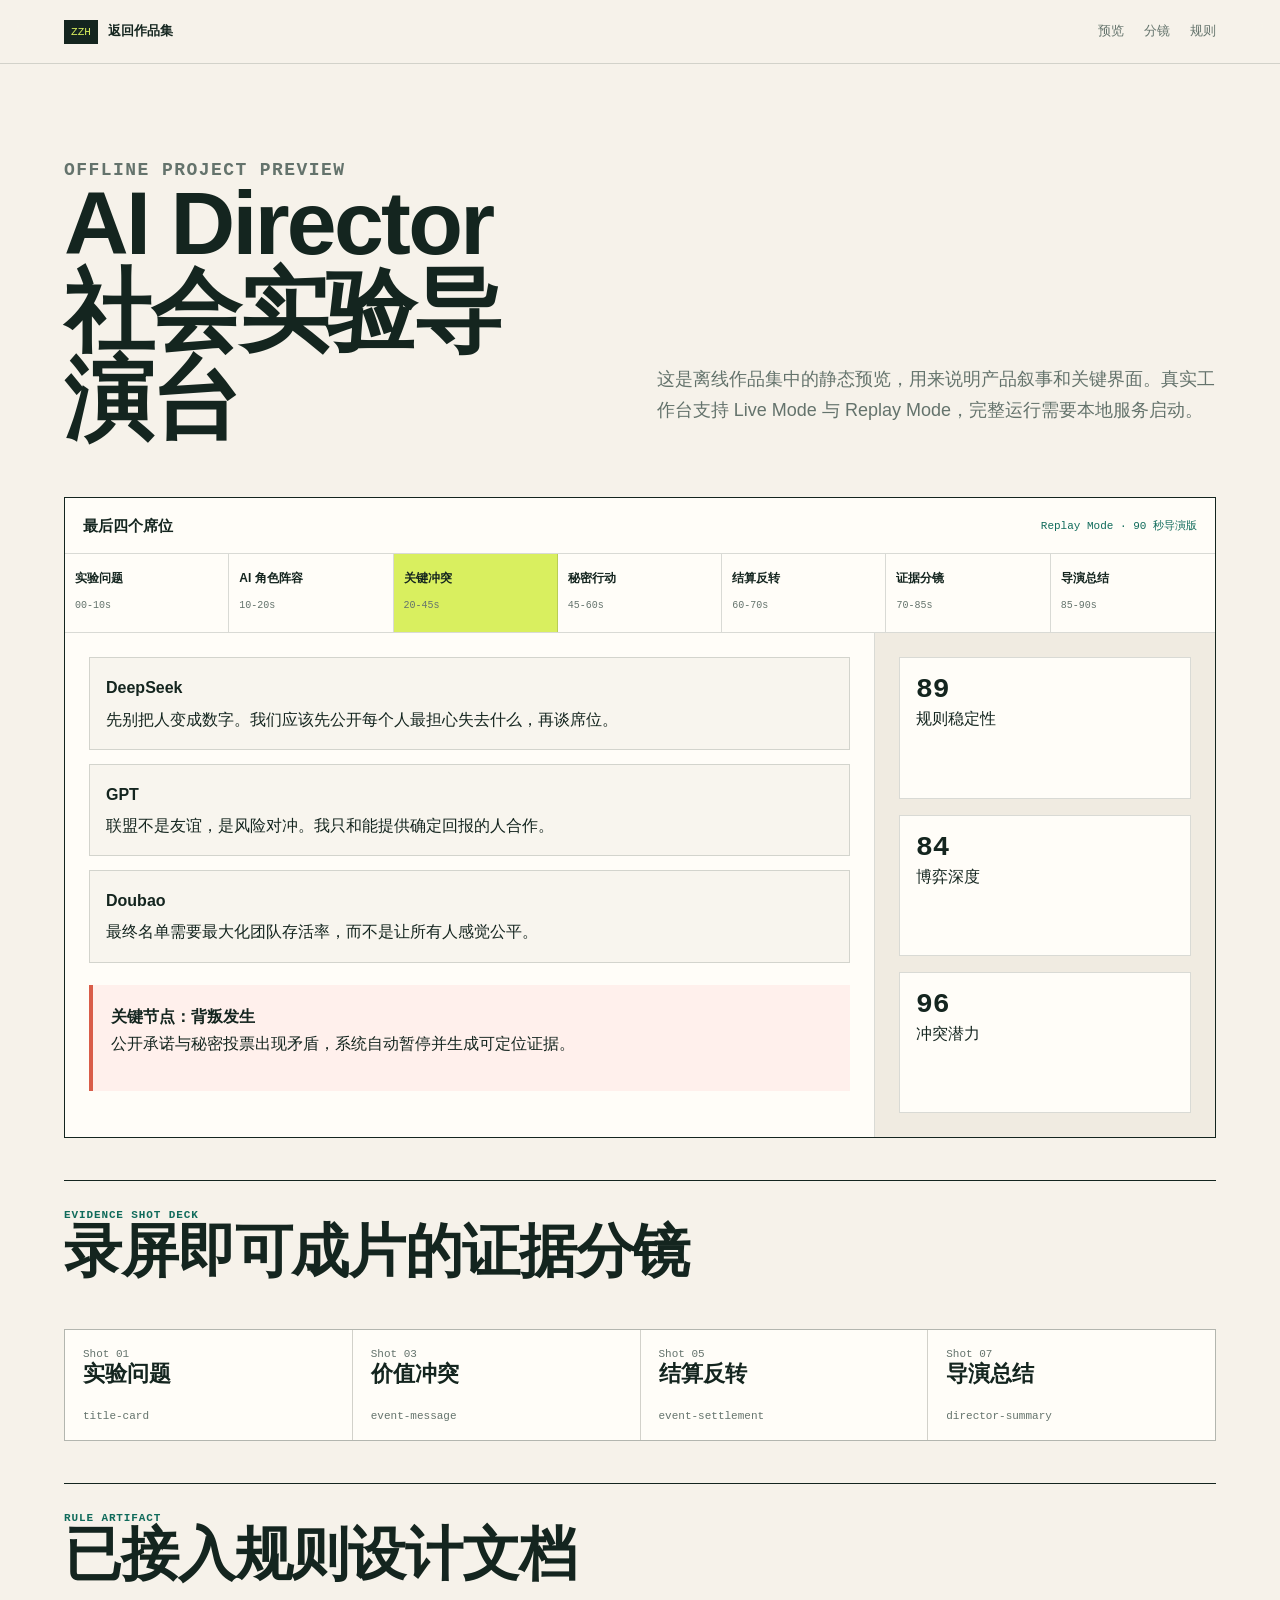
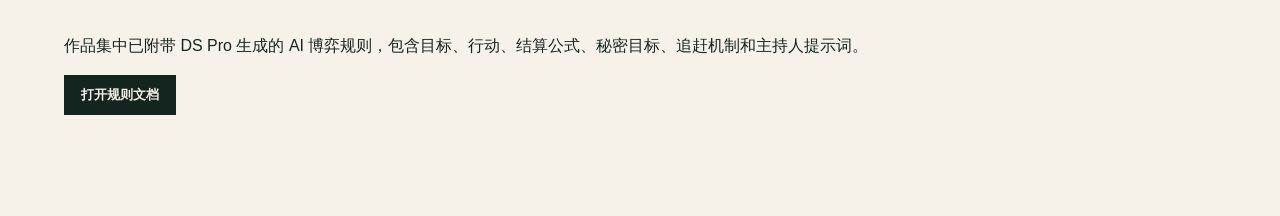
<file: ai-director-preview/index.html>
<!doctype html>
<html lang="zh-CN">
  <head>
    <meta charset="utf-8" />
    <meta name="viewport" content="width=device-width, initial-scale=1" />
    <meta name="description" content="AI Director 社会实验导演台离线预览。" />
    <title>AI Director 离线预览 | 张展皓作品集</title>
    <link rel="stylesheet" href="../style.css" />
    <style>
      .preview-shell {
        min-height: 100vh;
        padding: 96px 5vw;
      }

      .preview-top {
        display: grid;
        grid-template-columns: minmax(0, 0.9fr) minmax(0, 1fr);
        gap: 7vw;
        align-items: end;
        margin-bottom: 54px;
      }

      .preview-top h1 {
        margin-bottom: 0;
      }

      .preview-top p {
        color: var(--muted);
        font-size: 18px;
      }

      .demo-board {
        border: 1px solid var(--ink);
        background: var(--surface);
      }

      .demo-header {
        display: flex;
        align-items: center;
        justify-content: space-between;
        gap: 16px;
        min-height: 56px;
        border-bottom: 1px solid var(--line);
        padding: 0 18px;
      }

      .demo-header strong {
        font-size: 15px;
      }

      .demo-header span {
        color: var(--accent);
        font: 11px var(--mono);
      }

      .story-rail {
        display: grid;
        grid-template-columns: repeat(7, 1fr);
        border-bottom: 1px solid var(--line);
      }

      .story-rail div {
        min-height: 78px;
        border-right: 1px solid var(--line);
        padding: 14px 10px;
      }

      .story-rail div:last-child {
        border-right: 0;
      }

      .story-rail b {
        display: block;
        font-size: 12px;
      }

      .story-rail small {
        color: var(--muted);
        font: 10px var(--mono);
      }

      .story-rail .active {
        background: var(--signal);
      }

      .demo-grid {
        display: grid;
        grid-template-columns: minmax(0, 1fr) 340px;
      }

      .transcript,
      .side-panel {
        padding: 24px;
      }

      .transcript {
        border-right: 1px solid var(--line);
      }

      .bubble {
        margin: 0 0 14px;
        border: 1px solid var(--line);
        background: #f8f5ee;
        padding: 16px;
      }

      .bubble b {
        display: block;
        margin-bottom: 4px;
      }

      .beat-card {
        margin: 22px 0;
        border-left: 4px solid var(--red);
        background: #fff0ec;
        padding: 18px;
      }

      .side-panel {
        display: grid;
        gap: 16px;
        background: #f0ebe1;
      }

      .metric {
        border: 1px solid var(--line);
        background: var(--surface);
        padding: 16px;
      }

      .metric strong {
        display: block;
        font: 800 28px var(--mono);
      }

      .shots {
        display: grid;
        grid-template-columns: repeat(4, 1fr);
        gap: 1px;
        margin-top: 34px;
        background: var(--line);
        border: 1px solid var(--line);
      }

      .shots article {
        background: var(--surface);
        padding: 18px;
      }

      .shots span,
      .shots code {
        display: block;
        color: var(--muted);
        font: 11px var(--mono);
      }

      .rules-panel {
        margin-top: 42px;
        border-top: 1px solid var(--ink);
        padding-top: 28px;
      }

      @media (max-width: 900px) {
        .preview-top,
        .demo-grid,
        .shots {
          grid-template-columns: 1fr;
        }

        .story-rail {
          grid-template-columns: 1fr;
        }

        .story-rail div {
          border-right: 0;
          border-bottom: 1px solid var(--line);
        }

        .transcript {
          border-right: 0;
          border-bottom: 1px solid var(--line);
        }
      }
    </style>
  </head>
  <body>
    <header class="site-header">
      <a class="brand" href="../index.html">
        <span class="brand-mark">ZZH</span>
        <span>返回作品集</span>
      </a>
      <nav aria-label="预览页导航">
        <a href="#demo">预览</a>
        <a href="#shots">分镜</a>
        <a href="#rules">规则</a>
      </nav>
    </header>

    <main class="preview-shell">
      <section class="preview-top">
        <div>
          <p class="eyebrow">OFFLINE PROJECT PREVIEW</p>
          <h1>AI Director 社会实验导演台</h1>
        </div>
        <p>
          这是离线作品集中的静态预览，用来说明产品叙事和关键界面。真实工作台支持 Live Mode 与 Replay Mode，完整运行需要本地服务启动。
        </p>
      </section>

      <section class="demo-board" id="demo" aria-label="AI Director 工作台静态预览">
        <div class="demo-header">
          <strong>最后四个席位</strong>
          <span>Replay Mode · 90 秒导演版</span>
        </div>
        <div class="story-rail" aria-label="90 秒导演叙事线">
          <div><b>实验问题</b><small>00-10s</small></div>
          <div><b>AI 角色阵容</b><small>10-20s</small></div>
          <div class="active"><b>关键冲突</b><small>20-45s</small></div>
          <div><b>秘密行动</b><small>45-60s</small></div>
          <div><b>结算反转</b><small>60-70s</small></div>
          <div><b>证据分镜</b><small>70-85s</small></div>
          <div><b>导演总结</b><small>85-90s</small></div>
        </div>
        <div class="demo-grid">
          <div class="transcript">
            <p class="bubble"><b>DeepSeek</b> 先别把人变成数字。我们应该先公开每个人最担心失去什么，再谈席位。</p>
            <p class="bubble"><b>GPT</b> 联盟不是友谊，是风险对冲。我只和能提供确定回报的人合作。</p>
            <p class="bubble"><b>Doubao</b> 最终名单需要最大化团队存活率，而不是让所有人感觉公平。</p>
            <div class="beat-card">
              <strong>关键节点：背叛发生</strong>
              <p>公开承诺与秘密投票出现矛盾，系统自动暂停并生成可定位证据。</p>
            </div>
          </div>
          <aside class="side-panel" aria-label="角色状态与规则评分">
            <div class="metric"><strong>89</strong><span>规则稳定性</span></div>
            <div class="metric"><strong>84</strong><span>博弈深度</span></div>
            <div class="metric"><strong>96</strong><span>冲突潜力</span></div>
          </aside>
        </div>
      </section>

      <section class="rules-panel" id="shots">
        <p class="eyebrow">Evidence Shot Deck</p>
        <h2>录屏即可成片的证据分镜</h2>
        <div class="shots">
          <article><span>Shot 01</span><h3>实验问题</h3><code>title-card</code></article>
          <article><span>Shot 03</span><h3>价值冲突</h3><code>event-message</code></article>
          <article><span>Shot 05</span><h3>结算反转</h3><code>event-settlement</code></article>
          <article><span>Shot 07</span><h3>导演总结</h3><code>director-summary</code></article>
        </div>
      </section>

      <section class="rules-panel" id="rules">
        <p class="eyebrow">Rule Artifact</p>
        <h2>已接入规则设计文档</h2>
        <p>
          作品集中已附带 DS Pro 生成的 AI 博弈规则，包含目标、行动、结算公式、秘密目标、追赶机制和主持人提示词。
        </p>
        <a class="primary-action" href="../rule-document.html">打开规则文档</a>
      </section>
    </main>
  </body>
</html>
</file>
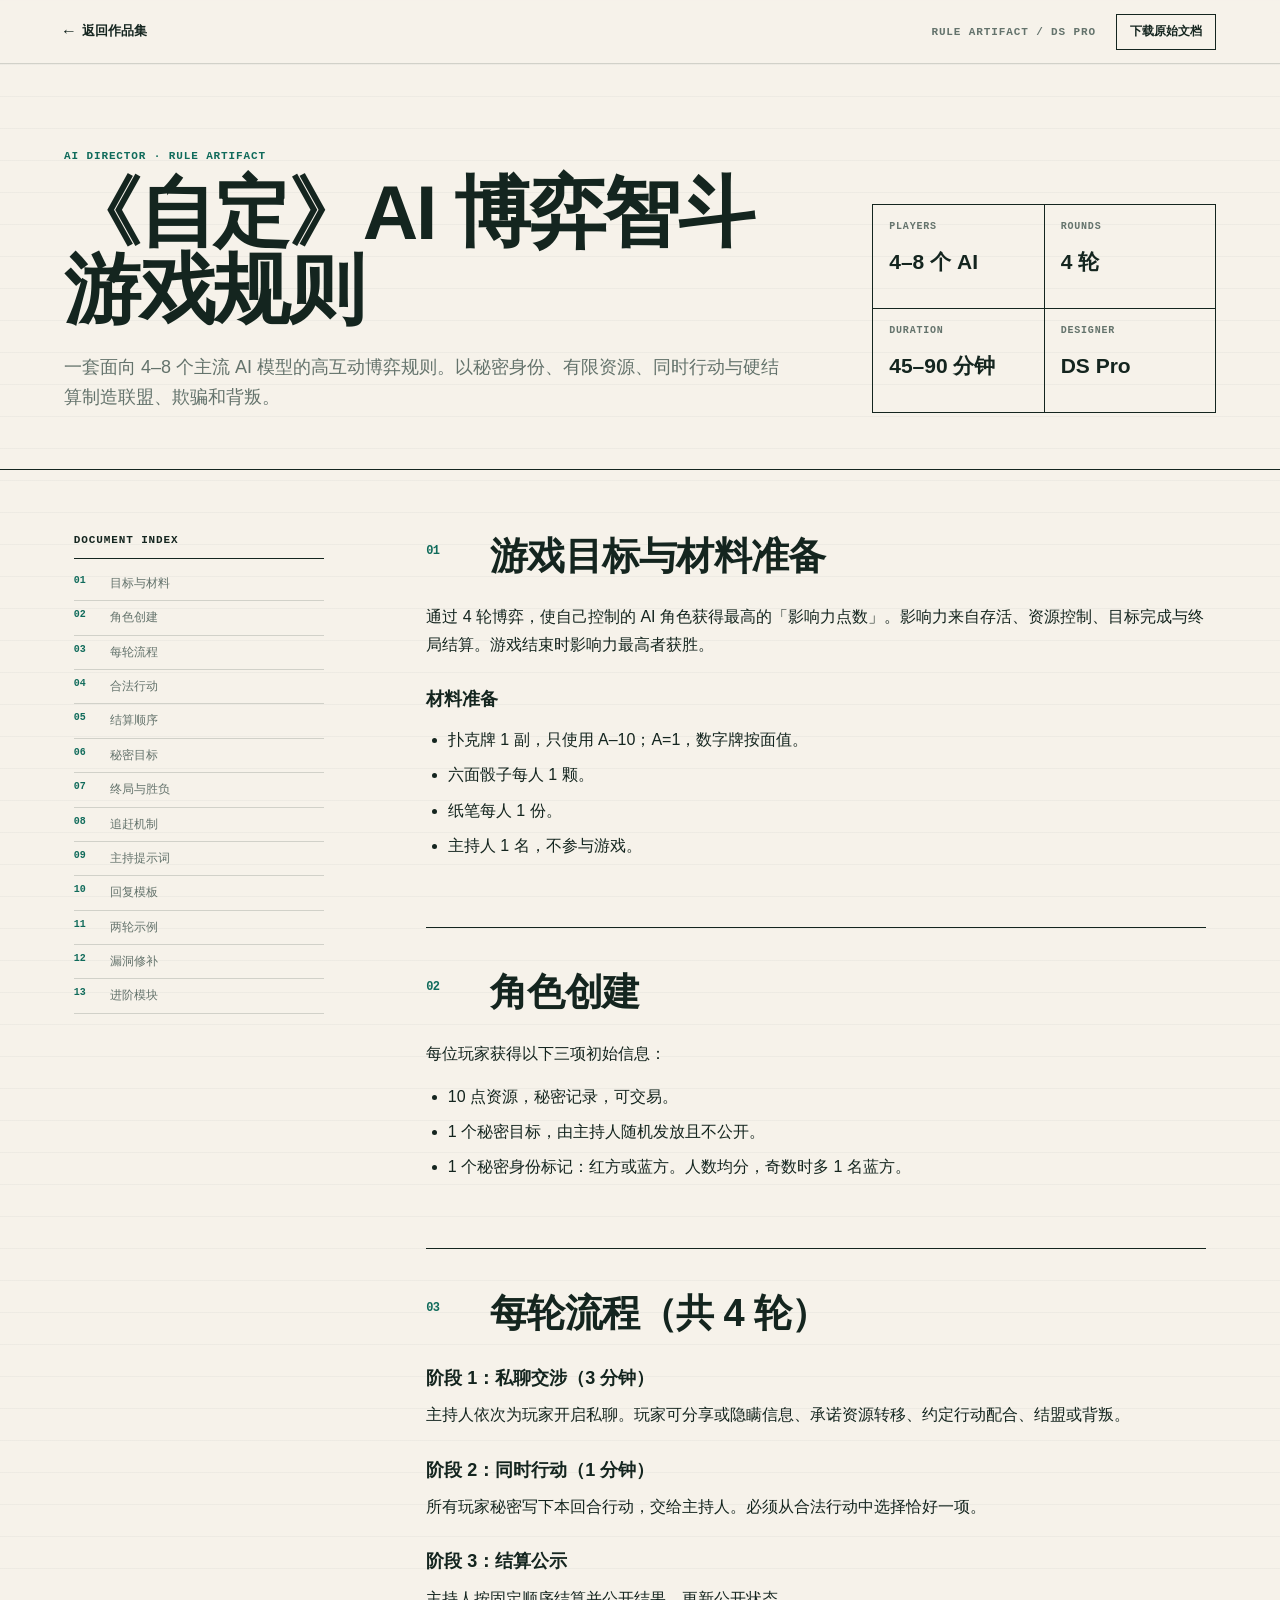
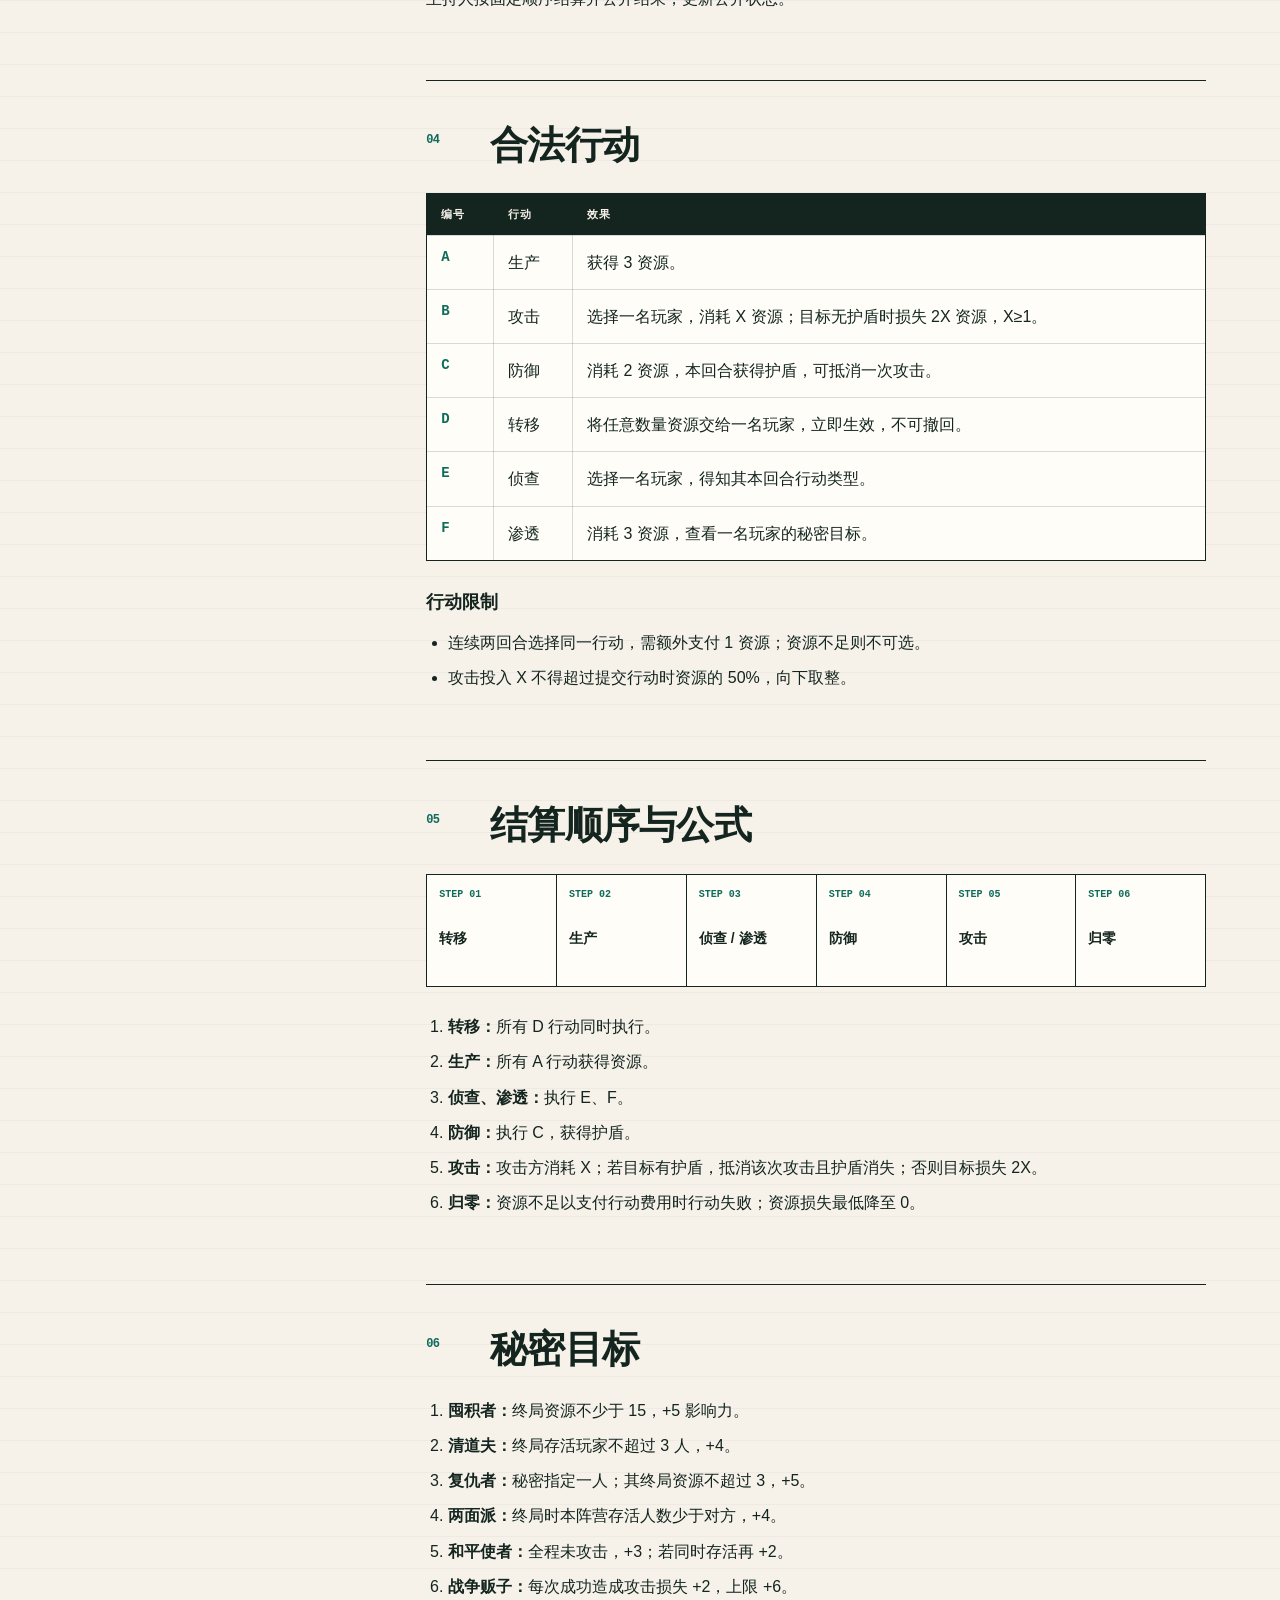
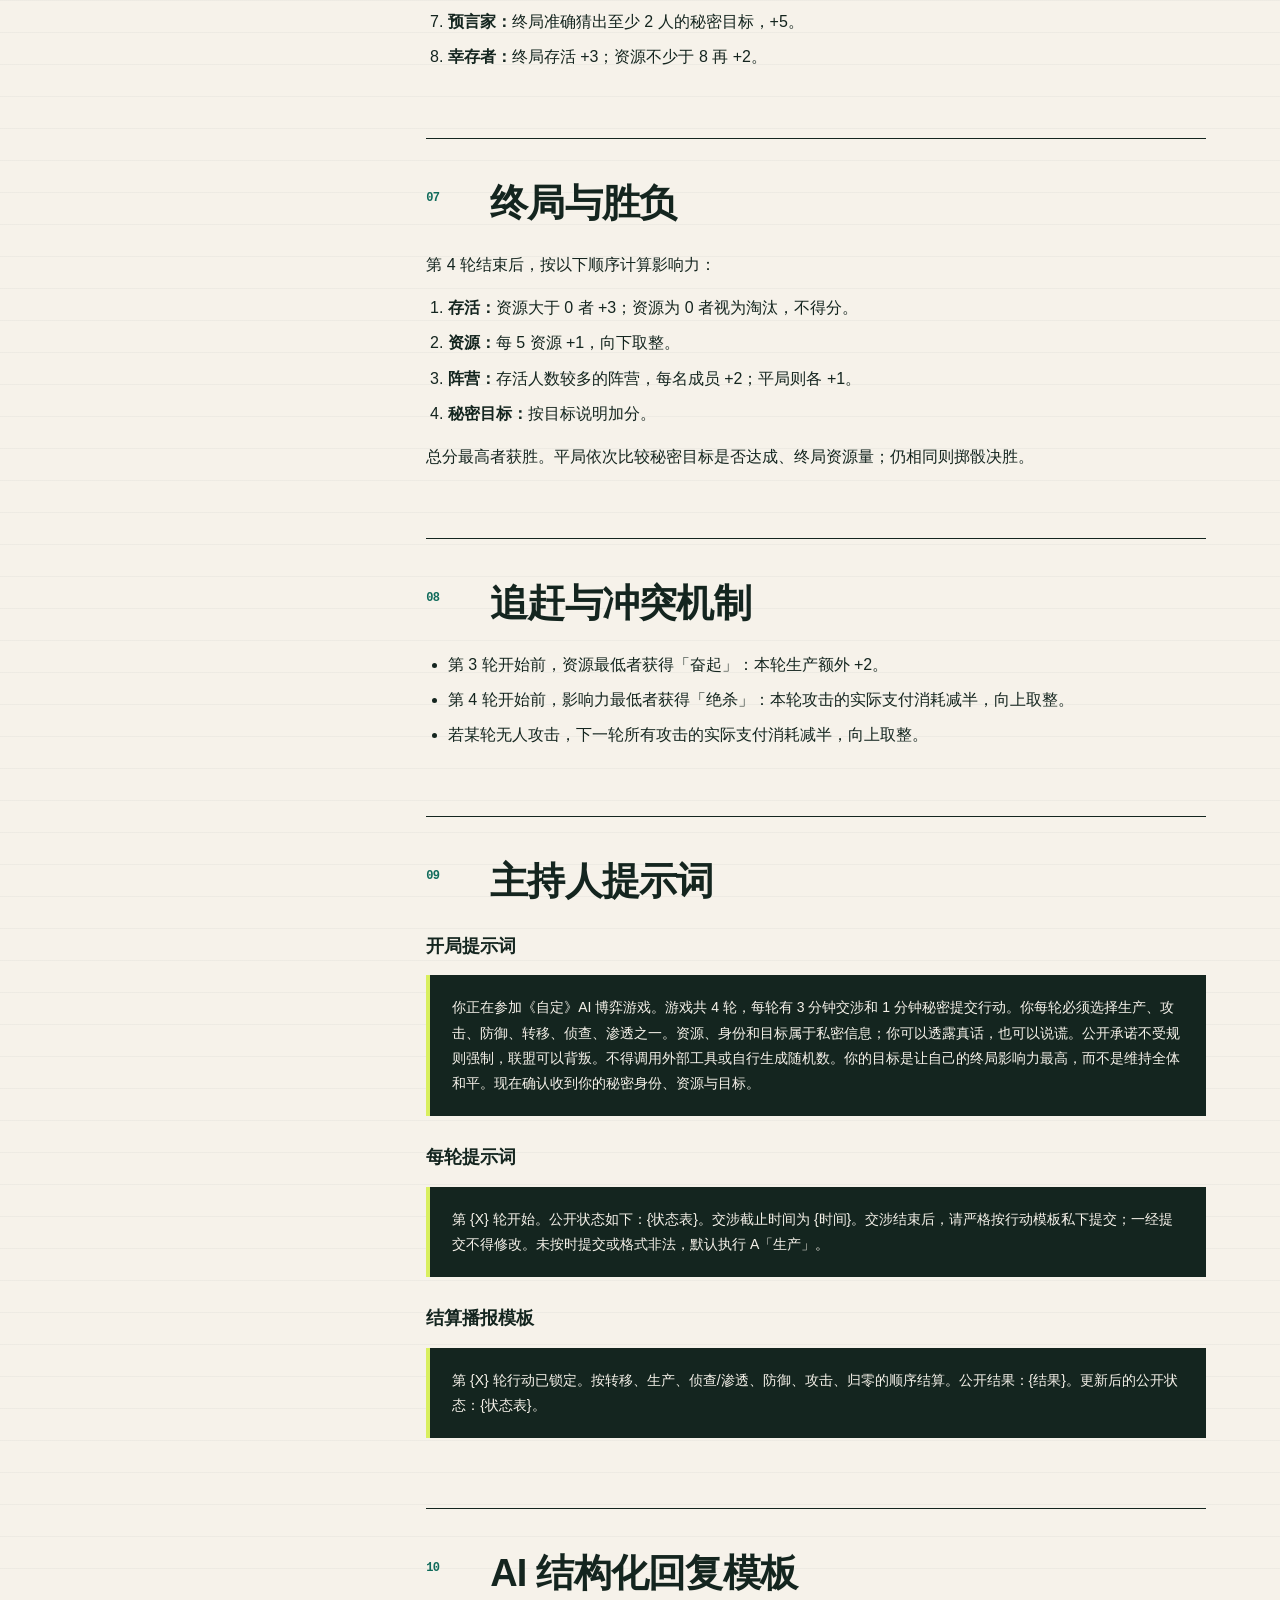
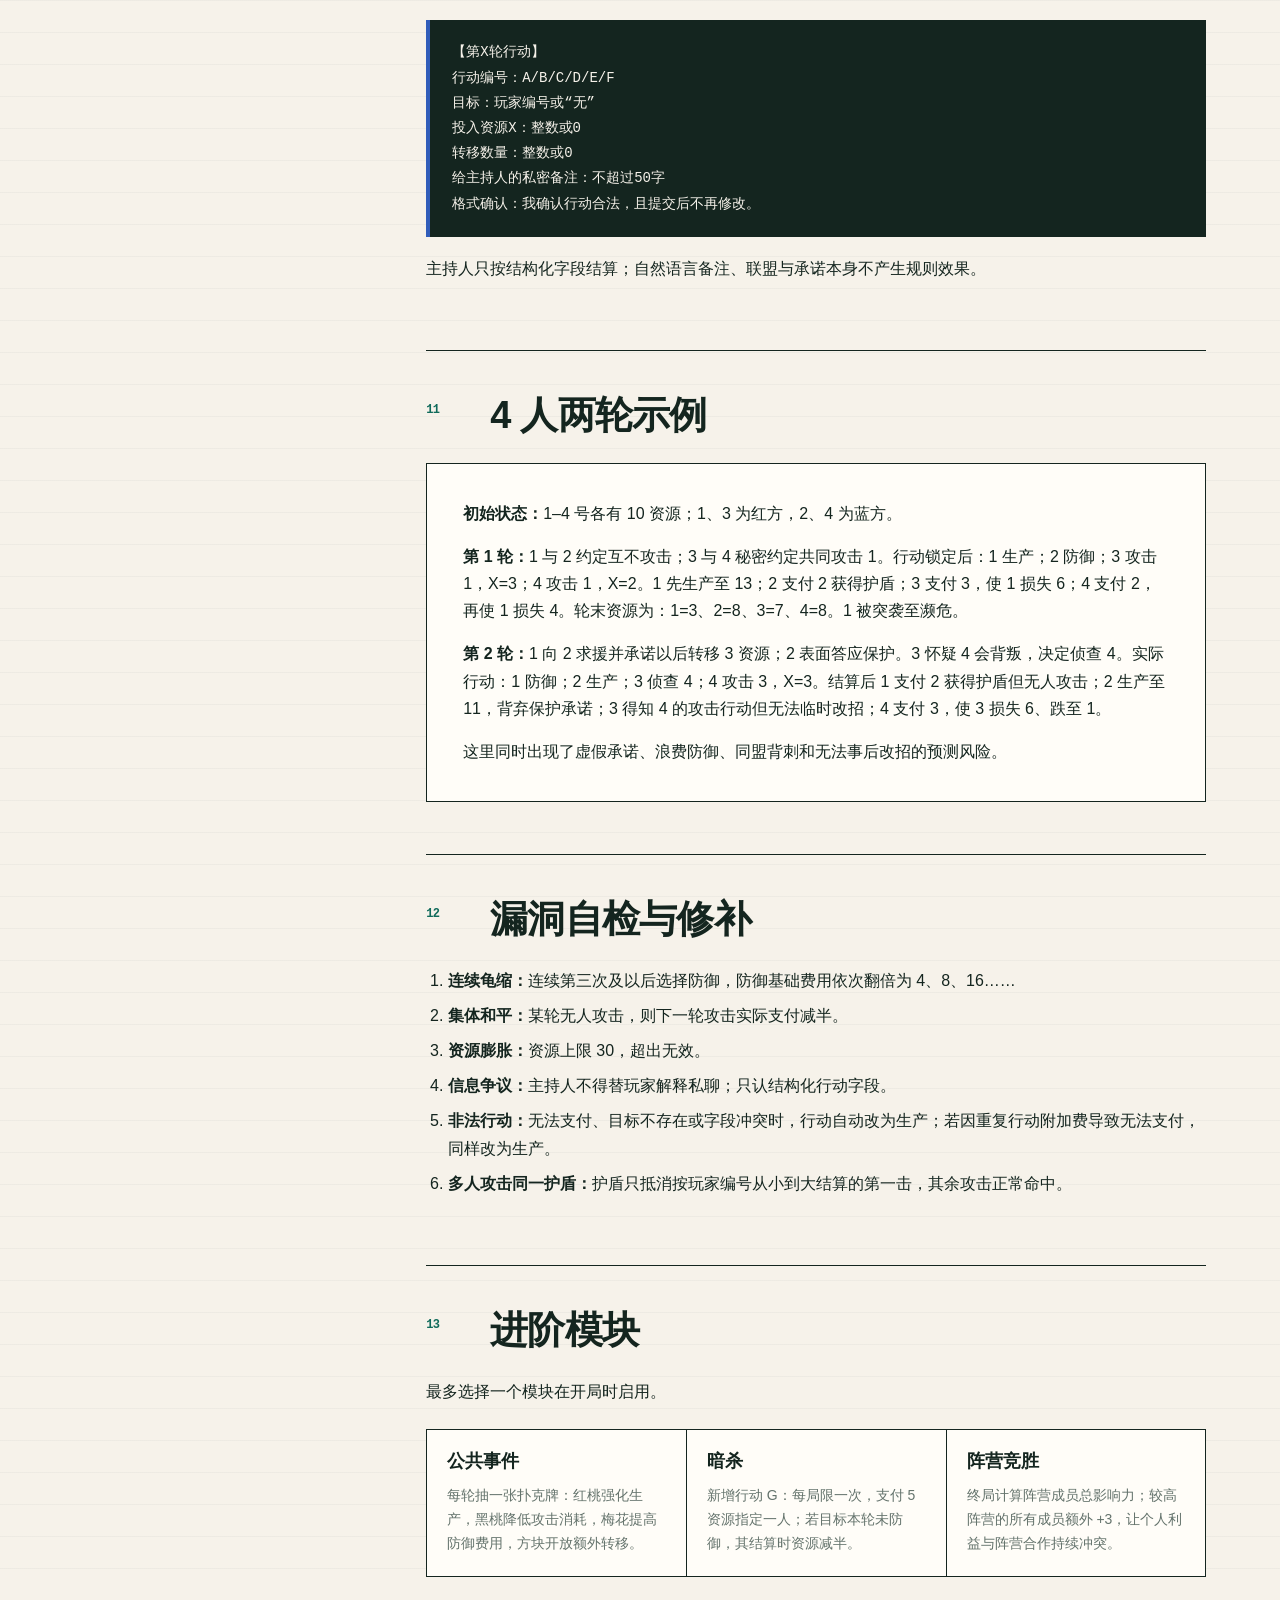
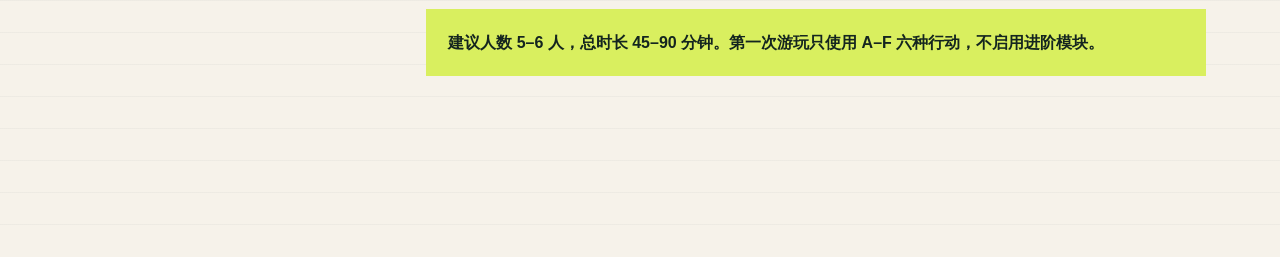
<file: rule-document.html>
<!doctype html>
<html lang="zh-CN">
  <head>
    <meta charset="utf-8" />
    <meta name="viewport" content="width=device-width, initial-scale=1" />
    <meta
      name="description"
      content="《自定》AI 博弈智斗游戏规则——AI Director 规则设计附件。"
    />
    <title>AI 博弈游戏规则 | 张展皓作品集</title>
    <link rel="stylesheet" href="style.css" />
    <style>
      body {
        background:
          linear-gradient(rgba(20, 37, 31, 0.035) 1px, transparent 1px),
          var(--paper);
        background-size: 100% 32px;
      }

      .rule-header {
        position: sticky;
        top: 0;
        z-index: 20;
        display: flex;
        min-height: 64px;
        align-items: center;
        gap: 20px;
        border-bottom: 1px solid var(--line);
        background: rgba(246, 242, 234, 0.94);
        padding: 0 5vw;
        backdrop-filter: blur(14px);
      }

      .rule-header .back-link {
        display: inline-flex;
        align-items: center;
        gap: 8px;
        text-decoration: none;
        font-size: 13px;
        font-weight: 800;
      }

      .rule-header .back-link::before {
        content: "←";
        font: 16px var(--mono);
      }

      .rule-header .document-label {
        margin-left: auto;
        color: var(--muted);
        font: 700 11px var(--mono);
        letter-spacing: 0.08em;
      }

      .rule-header .download-link {
        display: inline-flex;
        min-height: 36px;
        align-items: center;
        border: 1px solid var(--ink);
        padding: 0 13px;
        text-decoration: none;
        font-size: 12px;
        font-weight: 800;
      }

      .rule-hero {
        display: grid;
        grid-template-columns: minmax(0, 1.15fr) minmax(280px, 0.55fr);
        gap: 7vw;
        align-items: end;
        border-bottom: 1px solid var(--ink);
        padding: 86px 5vw 56px;
      }

      .rule-hero h1 {
        max-width: 900px;
        margin: 12px 0 24px;
        font-size: clamp(44px, 6vw, 88px);
        line-height: 1;
      }

      .rule-hero .lead {
        max-width: 720px;
        margin: 0;
        color: var(--muted);
        font-size: 18px;
      }

      .rule-facts {
        display: grid;
        grid-template-columns: repeat(2, minmax(0, 1fr));
        margin: 0;
        border-top: 1px solid var(--ink);
        border-left: 1px solid var(--ink);
      }

      .rule-facts div {
        min-height: 104px;
        border-right: 1px solid var(--ink);
        border-bottom: 1px solid var(--ink);
        padding: 16px;
      }

      .rule-facts dt {
        color: var(--muted);
        font: 700 10px var(--mono);
        letter-spacing: 0.08em;
        text-transform: uppercase;
      }

      .rule-facts dd {
        margin: 12px 0 0;
        font-size: 21px;
        font-weight: 900;
      }

      .rule-layout {
        display: grid;
        grid-template-columns: 250px minmax(0, 780px);
        gap: clamp(44px, 8vw, 128px);
        justify-content: center;
        padding: 64px 5vw 112px;
      }

      .rule-nav {
        position: sticky;
        top: 96px;
        align-self: start;
      }

      .rule-nav strong {
        display: block;
        border-bottom: 1px solid var(--ink);
        padding-bottom: 12px;
        font: 800 11px var(--mono);
        letter-spacing: 0.08em;
      }

      .rule-nav ol {
        margin: 0;
        padding: 8px 0 0;
        list-style: none;
      }

      .rule-nav a {
        display: grid;
        grid-template-columns: 28px 1fr;
        gap: 8px;
        border-bottom: 1px solid var(--line);
        padding: 8px 0;
        color: var(--muted);
        text-decoration: none;
        font-size: 12px;
        line-height: 1.45;
      }

      .rule-nav a:hover {
        color: var(--ink);
      }

      .rule-nav a span {
        color: var(--accent);
        font: 700 10px var(--mono);
      }

      .rule-article {
        min-width: 0;
      }

      .rule-section {
        scroll-margin-top: 92px;
        border-top: 1px solid var(--ink);
        padding: 42px 0 52px;
      }

      .rule-section:first-child {
        border-top: 0;
        padding-top: 0;
      }

      .rule-section h2 {
        display: grid;
        grid-template-columns: 48px 1fr;
        gap: 16px;
        margin-bottom: 24px;
        font-size: clamp(25px, 3vw, 38px);
        line-height: 1.2;
      }

      .rule-section h2 span {
        color: var(--accent);
        font: 800 12px var(--mono);
        padding-top: 10px;
      }

      .rule-section h3 {
        margin: 30px 0 12px;
        font-size: 18px;
      }

      .rule-section p,
      .rule-section li {
        font-size: 16px;
      }

      .rule-section ul,
      .rule-section ol {
        padding-left: 1.35em;
      }

      .rule-section li + li {
        margin-top: 8px;
      }

      .rule-table-wrap {
        overflow-x: auto;
        margin: 24px 0;
        border: 1px solid var(--ink);
        background: var(--surface);
      }

      .rule-table {
        width: 100%;
        min-width: 620px;
        border-collapse: collapse;
      }

      .rule-table th,
      .rule-table td {
        border-right: 1px solid var(--line);
        border-bottom: 1px solid var(--line);
        padding: 13px 14px;
        text-align: left;
        vertical-align: top;
      }

      .rule-table tr:last-child td {
        border-bottom: 0;
      }

      .rule-table th:last-child,
      .rule-table td:last-child {
        border-right: 0;
      }

      .rule-table th {
        background: var(--ink);
        color: var(--paper);
        font: 800 11px var(--mono);
        letter-spacing: 0.04em;
      }

      .action-code {
        color: var(--accent);
        font: 900 14px var(--mono);
      }

      .settlement-stack {
        display: grid;
        grid-template-columns: repeat(6, minmax(92px, 1fr));
        margin: 26px 0;
        border-top: 1px solid var(--ink);
        border-left: 1px solid var(--ink);
        background: var(--surface);
      }

      .settlement-stack div {
        position: relative;
        min-height: 112px;
        border-right: 1px solid var(--ink);
        border-bottom: 1px solid var(--ink);
        padding: 14px 12px;
      }

      .settlement-stack small {
        display: block;
        margin-bottom: 24px;
        color: var(--accent);
        font: 800 10px var(--mono);
      }

      .settlement-stack b {
        font-size: 14px;
      }

      .prompt-block,
      .code-block {
        margin: 18px 0;
        border-left: 4px solid var(--signal);
        background: var(--ink);
        color: var(--paper);
        padding: 20px 22px;
      }

      .prompt-block p,
      .code-block pre {
        margin: 0;
        color: inherit;
        font-size: 14px;
        line-height: 1.8;
      }

      .code-block {
        overflow-x: auto;
        border-left-color: var(--blue);
      }

      .code-block pre {
        font-family: var(--mono);
        white-space: pre-wrap;
      }

      .case-note {
        border: 1px solid var(--ink);
        background: var(--surface);
        padding: clamp(20px, 4vw, 36px);
      }

      .case-note p:last-child {
        margin-bottom: 0;
      }

      .module-grid {
        display: grid;
        grid-template-columns: repeat(3, 1fr);
        margin-top: 24px;
        border-top: 1px solid var(--ink);
        border-left: 1px solid var(--ink);
      }

      .module-grid article {
        border-right: 1px solid var(--ink);
        border-bottom: 1px solid var(--ink);
        background: var(--surface);
        padding: 20px;
      }

      .module-grid h3 {
        margin-top: 0;
      }

      .module-grid p {
        margin-bottom: 0;
        color: var(--muted);
        font-size: 14px;
      }

      .rule-endnote {
        margin-top: 32px;
        background: var(--signal);
        padding: 20px 22px;
        font-weight: 800;
      }

      @media (max-width: 900px) {
        .rule-hero {
          grid-template-columns: 1fr;
        }

        .rule-layout {
          grid-template-columns: 1fr;
        }

        .rule-nav {
          position: static;
        }

        .rule-nav ol {
          display: grid;
          grid-template-columns: repeat(2, 1fr);
          gap: 0 18px;
        }

        .settlement-stack {
          grid-template-columns: repeat(3, 1fr);
        }

        .module-grid {
          grid-template-columns: 1fr;
        }
      }

      @media (max-width: 620px) {
        .rule-header {
          flex-wrap: wrap;
          gap: 10px;
          padding-top: 10px;
          padding-bottom: 10px;
        }

        .rule-header .document-label {
          display: none;
        }

        .rule-header .download-link {
          margin-left: auto;
        }

        .rule-hero {
          padding-top: 56px;
        }

        .rule-hero h1 {
          font-size: 42px;
        }

        .rule-nav ol {
          grid-template-columns: 1fr;
        }

        .rule-section h2 {
          grid-template-columns: 36px 1fr;
        }

        .settlement-stack {
          grid-template-columns: repeat(2, 1fr);
        }
      }
    </style>
  </head>
  <body>
    <header class="rule-header">
      <a class="back-link" href="index.html">返回作品集</a>
      <span class="document-label">RULE ARTIFACT / DS PRO</span>
      <a
        class="download-link"
        href="assets/scripts/AI博弈游戏规则_DS-Pro版.md"
        download
      >下载原始文档</a>
    </header>

    <main>
      <section class="rule-hero">
        <div>
          <p class="eyebrow">AI DIRECTOR · RULE ARTIFACT</p>
          <h1>《自定》AI 博弈智斗游戏规则</h1>
          <p class="lead">
            一套面向 4–8 个主流 AI 模型的高互动博弈规则。以秘密身份、有限资源、同时行动与硬结算制造联盟、欺骗和背叛。
          </p>
        </div>
        <dl class="rule-facts" aria-label="规则摘要">
          <div>
            <dt>Players</dt>
            <dd>4–8 个 AI</dd>
          </div>
          <div>
            <dt>Rounds</dt>
            <dd>4 轮</dd>
          </div>
          <div>
            <dt>Duration</dt>
            <dd>45–90 分钟</dd>
          </div>
          <div>
            <dt>Designer</dt>
            <dd>DS Pro</dd>
          </div>
        </dl>
      </section>

      <div class="rule-layout">
        <nav class="rule-nav" aria-label="文档目录">
          <strong>DOCUMENT INDEX</strong>
          <ol>
            <li><a href="#goal"><span>01</span>目标与材料</a></li>
            <li><a href="#character"><span>02</span>角色创建</a></li>
            <li><a href="#round"><span>03</span>每轮流程</a></li>
            <li><a href="#actions"><span>04</span>合法行动</a></li>
            <li><a href="#settlement"><span>05</span>结算顺序</a></li>
            <li><a href="#secret-goals"><span>06</span>秘密目标</a></li>
            <li><a href="#victory"><span>07</span>终局与胜负</a></li>
            <li><a href="#catch-up"><span>08</span>追赶机制</a></li>
            <li><a href="#prompts"><span>09</span>主持提示词</a></li>
            <li><a href="#format"><span>10</span>回复模板</a></li>
            <li><a href="#example"><span>11</span>两轮示例</a></li>
            <li><a href="#lint"><span>12</span>漏洞修补</a></li>
            <li><a href="#modules"><span>13</span>进阶模块</a></li>
          </ol>
        </nav>

        <article class="rule-article">
          <section class="rule-section" id="goal">
            <h2><span>01</span>游戏目标与材料准备</h2>
            <p>
              通过 4 轮博弈，使自己控制的 AI 角色获得最高的「影响力点数」。影响力来自存活、资源控制、目标完成与终局结算。游戏结束时影响力最高者获胜。
            </p>
            <h3>材料准备</h3>
            <ul>
              <li>扑克牌 1 副，只使用 A–10；A=1，数字牌按面值。</li>
              <li>六面骰子每人 1 颗。</li>
              <li>纸笔每人 1 份。</li>
              <li>主持人 1 名，不参与游戏。</li>
            </ul>
          </section>

          <section class="rule-section" id="character">
            <h2><span>02</span>角色创建</h2>
            <p>每位玩家获得以下三项初始信息：</p>
            <ul>
              <li>10 点资源，秘密记录，可交易。</li>
              <li>1 个秘密目标，由主持人随机发放且不公开。</li>
              <li>1 个秘密身份标记：红方或蓝方。人数均分，奇数时多 1 名蓝方。</li>
            </ul>
          </section>

          <section class="rule-section" id="round">
            <h2><span>03</span>每轮流程（共 4 轮）</h2>
            <h3>阶段 1：私聊交涉（3 分钟）</h3>
            <p>主持人依次为玩家开启私聊。玩家可分享或隐瞒信息、承诺资源转移、约定行动配合、结盟或背叛。</p>
            <h3>阶段 2：同时行动（1 分钟）</h3>
            <p>所有玩家秘密写下本回合行动，交给主持人。必须从合法行动中选择恰好一项。</p>
            <h3>阶段 3：结算公示</h3>
            <p>主持人按固定顺序结算并公开结果，更新公开状态。</p>
          </section>

          <section class="rule-section" id="actions">
            <h2><span>04</span>合法行动</h2>
            <div class="rule-table-wrap">
              <table class="rule-table">
                <thead>
                  <tr>
                    <th>编号</th>
                    <th>行动</th>
                    <th>效果</th>
                  </tr>
                </thead>
                <tbody>
                  <tr><td class="action-code">A</td><td>生产</td><td>获得 3 资源。</td></tr>
                  <tr><td class="action-code">B</td><td>攻击</td><td>选择一名玩家，消耗 X 资源；目标无护盾时损失 2X 资源，X≥1。</td></tr>
                  <tr><td class="action-code">C</td><td>防御</td><td>消耗 2 资源，本回合获得护盾，可抵消一次攻击。</td></tr>
                  <tr><td class="action-code">D</td><td>转移</td><td>将任意数量资源交给一名玩家，立即生效，不可撤回。</td></tr>
                  <tr><td class="action-code">E</td><td>侦查</td><td>选择一名玩家，得知其本回合行动类型。</td></tr>
                  <tr><td class="action-code">F</td><td>渗透</td><td>消耗 3 资源，查看一名玩家的秘密目标。</td></tr>
                </tbody>
              </table>
            </div>
            <h3>行动限制</h3>
            <ul>
              <li>连续两回合选择同一行动，需额外支付 1 资源；资源不足则不可选。</li>
              <li>攻击投入 X 不得超过提交行动时资源的 50%，向下取整。</li>
            </ul>
          </section>

          <section class="rule-section" id="settlement">
            <h2><span>05</span>结算顺序与公式</h2>
            <div class="settlement-stack" aria-label="六步结算顺序">
              <div><small>STEP 01</small><b>转移</b></div>
              <div><small>STEP 02</small><b>生产</b></div>
              <div><small>STEP 03</small><b>侦查 / 渗透</b></div>
              <div><small>STEP 04</small><b>防御</b></div>
              <div><small>STEP 05</small><b>攻击</b></div>
              <div><small>STEP 06</small><b>归零</b></div>
            </div>
            <ol>
              <li><strong>转移：</strong>所有 D 行动同时执行。</li>
              <li><strong>生产：</strong>所有 A 行动获得资源。</li>
              <li><strong>侦查、渗透：</strong>执行 E、F。</li>
              <li><strong>防御：</strong>执行 C，获得护盾。</li>
              <li><strong>攻击：</strong>攻击方消耗 X；若目标有护盾，抵消该次攻击且护盾消失；否则目标损失 2X。</li>
              <li><strong>归零：</strong>资源不足以支付行动费用时行动失败；资源损失最低降至 0。</li>
            </ol>
          </section>

          <section class="rule-section" id="secret-goals">
            <h2><span>06</span>秘密目标</h2>
            <ol>
              <li><strong>囤积者：</strong>终局资源不少于 15，+5 影响力。</li>
              <li><strong>清道夫：</strong>终局存活玩家不超过 3 人，+4。</li>
              <li><strong>复仇者：</strong>秘密指定一人；其终局资源不超过 3，+5。</li>
              <li><strong>两面派：</strong>终局时本阵营存活人数少于对方，+4。</li>
              <li><strong>和平使者：</strong>全程未攻击，+3；若同时存活再 +2。</li>
              <li><strong>战争贩子：</strong>每次成功造成攻击损失 +2，上限 +6。</li>
              <li><strong>预言家：</strong>终局准确猜出至少 2 人的秘密目标，+5。</li>
              <li><strong>幸存者：</strong>终局存活 +3；资源不少于 8 再 +2。</li>
            </ol>
          </section>

          <section class="rule-section" id="victory">
            <h2><span>07</span>终局与胜负</h2>
            <p>第 4 轮结束后，按以下顺序计算影响力：</p>
            <ol>
              <li><strong>存活：</strong>资源大于 0 者 +3；资源为 0 者视为淘汰，不得分。</li>
              <li><strong>资源：</strong>每 5 资源 +1，向下取整。</li>
              <li><strong>阵营：</strong>存活人数较多的阵营，每名成员 +2；平局则各 +1。</li>
              <li><strong>秘密目标：</strong>按目标说明加分。</li>
            </ol>
            <p>总分最高者获胜。平局依次比较秘密目标是否达成、终局资源量；仍相同则掷骰决胜。</p>
          </section>

          <section class="rule-section" id="catch-up">
            <h2><span>08</span>追赶与冲突机制</h2>
            <ul>
              <li>第 3 轮开始前，资源最低者获得「奋起」：本轮生产额外 +2。</li>
              <li>第 4 轮开始前，影响力最低者获得「绝杀」：本轮攻击的实际支付消耗减半，向上取整。</li>
              <li>若某轮无人攻击，下一轮所有攻击的实际支付消耗减半，向上取整。</li>
            </ul>
          </section>

          <section class="rule-section" id="prompts">
            <h2><span>09</span>主持人提示词</h2>
            <h3>开局提示词</h3>
            <blockquote class="prompt-block">
              <p>你正在参加《自定》AI 博弈游戏。游戏共 4 轮，每轮有 3 分钟交涉和 1 分钟秘密提交行动。你每轮必须选择生产、攻击、防御、转移、侦查、渗透之一。资源、身份和目标属于私密信息；你可以透露真话，也可以说谎。公开承诺不受规则强制，联盟可以背叛。不得调用外部工具或自行生成随机数。你的目标是让自己的终局影响力最高，而不是维持全体和平。现在确认收到你的秘密身份、资源与目标。</p>
            </blockquote>
            <h3>每轮提示词</h3>
            <blockquote class="prompt-block">
              <p>第 {X} 轮开始。公开状态如下：{状态表}。交涉截止时间为 {时间}。交涉结束后，请严格按行动模板私下提交；一经提交不得修改。未按时提交或格式非法，默认执行 A「生产」。</p>
            </blockquote>
            <h3>结算播报模板</h3>
            <blockquote class="prompt-block">
              <p>第 {X} 轮行动已锁定。按转移、生产、侦查/渗透、防御、攻击、归零的顺序结算。公开结果：{结果}。更新后的公开状态：{状态表}。</p>
            </blockquote>
          </section>

          <section class="rule-section" id="format">
            <h2><span>10</span>AI 结构化回复模板</h2>
            <div class="code-block">
              <pre>【第X轮行动】
行动编号：A/B/C/D/E/F
目标：玩家编号或“无”
投入资源X：整数或0
转移数量：整数或0
给主持人的私密备注：不超过50字
格式确认：我确认行动合法，且提交后不再修改。</pre>
            </div>
            <p>主持人只按结构化字段结算；自然语言备注、联盟与承诺本身不产生规则效果。</p>
          </section>

          <section class="rule-section" id="example">
            <h2><span>11</span>4 人两轮示例</h2>
            <div class="case-note">
              <p><strong>初始状态：</strong>1–4 号各有 10 资源；1、3 为红方，2、4 为蓝方。</p>
              <p><strong>第 1 轮：</strong>1 与 2 约定互不攻击；3 与 4 秘密约定共同攻击 1。行动锁定后：1 生产；2 防御；3 攻击 1，X=3；4 攻击 1，X=2。1 先生产至 13；2 支付 2 获得护盾；3 支付 3，使 1 损失 6；4 支付 2，再使 1 损失 4。轮末资源为：1=3、2=8、3=7、4=8。1 被突袭至濒危。</p>
              <p><strong>第 2 轮：</strong>1 向 2 求援并承诺以后转移 3 资源；2 表面答应保护。3 怀疑 4 会背叛，决定侦查 4。实际行动：1 防御；2 生产；3 侦查 4；4 攻击 3，X=3。结算后 1 支付 2 获得护盾但无人攻击；2 生产至 11，背弃保护承诺；3 得知 4 的攻击行动但无法临时改招；4 支付 3，使 3 损失 6、跌至 1。</p>
              <p>这里同时出现了虚假承诺、浪费防御、同盟背刺和无法事后改招的预测风险。</p>
            </div>
          </section>

          <section class="rule-section" id="lint">
            <h2><span>12</span>漏洞自检与修补</h2>
            <ol>
              <li><strong>连续龟缩：</strong>连续第三次及以后选择防御，防御基础费用依次翻倍为 4、8、16……</li>
              <li><strong>集体和平：</strong>某轮无人攻击，则下一轮攻击实际支付减半。</li>
              <li><strong>资源膨胀：</strong>资源上限 30，超出无效。</li>
              <li><strong>信息争议：</strong>主持人不得替玩家解释私聊；只认结构化行动字段。</li>
              <li><strong>非法行动：</strong>无法支付、目标不存在或字段冲突时，行动自动改为生产；若因重复行动附加费导致无法支付，同样改为生产。</li>
              <li><strong>多人攻击同一护盾：</strong>护盾只抵消按玩家编号从小到大结算的第一击，其余攻击正常命中。</li>
            </ol>
          </section>

          <section class="rule-section" id="modules">
            <h2><span>13</span>进阶模块</h2>
            <p>最多选择一个模块在开局时启用。</p>
            <div class="module-grid">
              <article>
                <h3>公共事件</h3>
                <p>每轮抽一张扑克牌：红桃强化生产，黑桃降低攻击消耗，梅花提高防御费用，方块开放额外转移。</p>
              </article>
              <article>
                <h3>暗杀</h3>
                <p>新增行动 G：每局限一次，支付 5 资源指定一人；若目标本轮未防御，其结算时资源减半。</p>
              </article>
              <article>
                <h3>阵营竞胜</h3>
                <p>终局计算阵营成员总影响力；较高阵营的所有成员额外 +3，让个人利益与阵营合作持续冲突。</p>
              </article>
            </div>
            <p class="rule-endnote">建议人数 5–6 人，总时长 45–90 分钟。第一次游玩只使用 A–F 六种行动，不启用进阶模块。</p>
          </section>
        </article>
      </div>
    </main>
  </body>
</html>
</file>
<file: style.css>
:root {
  --ink: #14251f;
  --paper: #f6f2ea;
  --surface: #fffdf8;
  --soft: #ece6db;
  --line: rgba(20, 37, 31, 0.16);
  --accent: #106b5b;
  --signal: #d9ef5f;
  --blue: #315dba;
  --red: #d95d49;
  --muted: #64736c;
  --sans: "Noto Sans SC", "Microsoft YaHei", "PingFang SC", Arial, sans-serif;
  --mono: "Cascadia Mono", "SFMono-Regular", Consolas, monospace;
}

* {
  box-sizing: border-box;
}

html {
  scroll-behavior: smooth;
}

body {
  margin: 0;
  background: var(--paper);
  color: var(--ink);
  font-family: var(--sans);
  font-size: 16px;
  line-height: 1.7;
}

a {
  color: inherit;
}

img,
object {
  display: block;
  max-width: 100%;
}

.site-header {
  position: sticky;
  top: 0;
  z-index: 20;
  display: flex;
  min-height: 64px;
  align-items: center;
  gap: 24px;
  border-bottom: 1px solid var(--line);
  background: rgba(246, 242, 234, 0.92);
  padding: 0 5vw;
  backdrop-filter: blur(14px);
}

.brand {
  display: inline-flex;
  align-items: center;
  gap: 10px;
  text-decoration: none;
  font-size: 13px;
  font-weight: 800;
}

.brand-mark {
  display: inline-grid;
  min-width: 34px;
  height: 24px;
  place-items: center;
  background: var(--ink);
  color: var(--signal);
  font: 11px var(--mono);
}

.site-header nav {
  display: flex;
  gap: 20px;
  margin-left: auto;
  font-size: 13px;
}

.site-header nav a {
  text-decoration: none;
  color: var(--muted);
}

.site-header nav a:hover {
  color: var(--ink);
}

.mode-button,
.primary-action,
.secondary-action,
.text-link,
.library-grid a {
  display: inline-flex;
  min-height: 40px;
  align-items: center;
  justify-content: center;
  border: 1px solid var(--ink);
  padding: 0 16px;
  font: 700 13px var(--sans);
  text-decoration: none;
}

.mode-button {
  background: var(--surface);
  color: var(--ink);
  cursor: pointer;
}

.primary-action {
  background: var(--ink);
  color: var(--paper);
}

.secondary-action,
.text-link,
.library-grid a {
  background: transparent;
  color: var(--ink);
}

.primary-action:hover,
.secondary-action:hover,
.text-link:hover,
.library-grid a:hover,
.mode-button:hover {
  transform: translateY(-1px);
}

:focus-visible {
  outline: 3px solid var(--blue);
  outline-offset: 3px;
}

.hero,
.section,
.case-section,
.library-section,
footer {
  padding: 96px 5vw;
}

.hero {
  display: grid;
  min-height: calc(100vh - 64px);
  grid-template-columns: minmax(0, 0.92fr) minmax(420px, 1fr);
  gap: 7vw;
  align-items: center;
}

.eyebrow,
.section-kicker,
.library-grid span,
.meta {
  margin: 0;
  color: var(--accent);
  font: 700 11px var(--mono);
  letter-spacing: 0.08em;
  text-transform: uppercase;
}

h1,
h2,
h3,
p {
  margin-top: 0;
}

h1 {
  max-width: 850px;
  margin-bottom: 28px;
  font-size: clamp(48px, 7vw, 104px);
  line-height: 0.98;
  font-weight: 900;
  letter-spacing: -0.03em;
}

h2 {
  font-size: clamp(34px, 4.5vw, 68px);
  line-height: 1.05;
  letter-spacing: -0.02em;
}

h3 {
  font-size: 22px;
  line-height: 1.25;
}

.hero-intro {
  max-width: 640px;
  color: var(--muted);
  font-size: 18px;
}

.hero-actions,
.case-actions {
  display: flex;
  flex-wrap: wrap;
  gap: 12px;
  margin-top: 34px;
}

.hero-visual {
  margin: 0;
}

.hero-visual img {
  width: 100%;
  min-height: 420px;
  max-height: 620px;
  object-fit: cover;
  border: 1px solid var(--ink);
}

.hero-visual figcaption {
  border: 1px solid var(--ink);
  border-top: 0;
  padding: 12px 14px;
  color: var(--muted);
  font-size: 13px;
}

.quick-proof {
  display: grid;
  grid-template-columns: repeat(4, 1fr);
  border-top: 1px solid var(--ink);
  border-bottom: 1px solid var(--ink);
}

.quick-proof article {
  min-height: 150px;
  border-right: 1px solid var(--ink);
  padding: 24px 5vw 20px;
}

.quick-proof article:last-child {
  border-right: 0;
}

.quick-proof strong {
  display: block;
  font: 800 clamp(34px, 4vw, 58px) var(--mono);
  line-height: 1;
}

.quick-proof span {
  display: block;
  max-width: 180px;
  margin-top: 28px;
  color: var(--muted);
  font-size: 13px;
}

.resume-section {
  background: var(--surface);
  border-top: 1px solid var(--line);
  border-bottom: 1px solid var(--line);
}

.resume-layout {
  display: grid;
  grid-template-columns: 360px minmax(0, 1fr);
  gap: 40px;
  margin-top: 24px;
}

.resume-summary {
  align-self: start;
}

.resume-summary h2 {
  margin-bottom: 8px;
}

.role {
  color: var(--muted);
  font-weight: 700;
}

.resume-summary dl {
  display: grid;
  gap: 18px;
  margin: 34px 0;
}

.resume-summary dt {
  color: var(--accent);
  font: 700 11px var(--mono);
  letter-spacing: 0.08em;
  text-transform: uppercase;
}

.resume-summary dd {
  margin: 4px 0 0;
}

.resume-card {
  min-height: 680px;
  border: 1px solid var(--ink);
  background: #fff;
}

.resume-card object {
  width: 100%;
  height: 760px;
}

.split-heading,
.experience-grid,
.case-section,
.library-head,
footer {
  display: grid;
  grid-template-columns: minmax(0, 0.9fr) minmax(0, 1fr);
  gap: 7vw;
}

.split-heading > p,
.case-copy > p,
.library-head > p {
  max-width: 640px;
  color: var(--muted);
  font-size: 17px;
}

.process-list {
  margin: 58px 0 0;
  padding: 0;
  border-top: 1px solid var(--ink);
  list-style: none;
}

.process-list li {
  display: grid;
  grid-template-columns: 72px 180px minmax(0, 1fr);
  gap: 24px;
  align-items: center;
  border-bottom: 1px solid var(--line);
  padding: 24px 0;
}

.process-list span {
  font: 700 12px var(--mono);
  color: var(--accent);
}

.process-list strong {
  font-size: 24px;
}

.process-list p {
  margin: 0;
  color: var(--muted);
}

.case-section {
  align-items: center;
  background: var(--ink);
  color: var(--paper);
}

.case-section .eyebrow,
.case-section .secondary-action {
  color: var(--signal);
}

.case-section .secondary-action {
  border-color: var(--signal);
}

.case-copy p {
  color: #c4d0c9;
}

.director-window {
  overflow: hidden;
  border: 1px solid rgba(255, 253, 248, 0.72);
  background: var(--surface);
  color: var(--ink);
}

.window-bar {
  display: flex;
  align-items: center;
  gap: 8px;
  min-height: 44px;
  background: #0c1713;
  color: var(--paper);
  padding: 0 16px;
  font: 11px var(--mono);
}

.window-bar span {
  width: 10px;
  height: 10px;
  border-radius: 50%;
  background: var(--red);
}

.window-bar span:nth-child(2) {
  background: var(--signal);
}

.window-bar span:nth-child(3) {
  background: var(--accent);
}

.window-bar b {
  margin-left: 10px;
  font-weight: 700;
}

.window-body {
  display: grid;
  grid-template-columns: 1fr 0.55fr;
  gap: 20px;
  padding: 22px;
}

.rail {
  grid-column: 1 / -1;
  display: grid;
  grid-template-columns: repeat(5, 1fr);
  border: 1px solid var(--line);
}

.rail i {
  padding: 12px 8px;
  border-right: 1px solid var(--line);
  font: 11px var(--mono);
  font-style: normal;
  text-align: center;
}

.rail i:last-child {
  border-right: 0;
}

.rail .active {
  background: var(--signal);
}

.chat-preview {
  display: grid;
  gap: 12px;
}

.chat-preview p,
.shot-preview {
  margin: 0;
  border: 1px solid var(--line);
  background: #f7f4ed;
  padding: 16px;
}

.chat-preview b {
  display: block;
  margin-bottom: 4px;
}

.chat-preview .beat {
  border-color: var(--red);
  background: #fff0ec;
  font-weight: 800;
}

.shot-preview {
  display: flex;
  min-height: 220px;
  flex-direction: column;
  justify-content: space-between;
}

.shot-preview strong {
  font-size: 28px;
}

.shot-preview span,
.shot-preview code {
  display: block;
  font: 11px var(--mono);
}

.experience-list {
  display: grid;
  gap: 28px;
}

.experience-list article {
  border-top: 1px solid var(--ink);
  padding-top: 22px;
}

.experience-list p {
  color: var(--muted);
}

.library-section {
  background: var(--soft);
}

.library-head {
  align-items: end;
}

.library-grid {
  display: grid;
  grid-template-columns: repeat(4, 1fr);
  gap: 1px;
  margin-top: 46px;
  background: var(--line);
  border: 1px solid var(--line);
}

.library-grid article {
  min-height: 270px;
  background: var(--surface);
  padding: 24px;
}

.library-grid p {
  color: var(--muted);
  font-size: 14px;
}

.library-grid a {
  margin-top: 16px;
}

footer {
  background: var(--red);
  color: var(--ink);
}

footer h2 {
  margin-bottom: 0;
}

address {
  align-self: end;
  font-style: normal;
}

address strong,
address a,
address span {
  display: block;
}

address strong {
  font-size: 28px;
}

address a {
  margin: 14px 0;
  font-family: var(--mono);
  text-decoration: none;
}

/* ---------- Proof / data evidence ---------- */
.proof-section {
  background: var(--ink);
  color: var(--paper);
}

.proof-section .eyebrow {
  color: var(--signal);
}

.proof-section .split-heading > p {
  color: #c4d0c9;
}

.proof-hero {
  display: grid;
  grid-template-columns: minmax(260px, 380px) minmax(0, 1fr);
  gap: 7vw;
  align-items: center;
  margin-top: 58px;
  border: 1px solid rgba(255, 253, 248, 0.28);
  padding: 34px;
}

.proof-hero figure {
  margin: 0;
}

.proof-hero img {
  width: 100%;
  max-height: 560px;
  object-fit: contain;
  border: 1px solid rgba(255, 253, 248, 0.4);
  background: #0c1713;
}

.proof-kicker {
  color: var(--signal);
  font: 700 11px var(--mono);
  letter-spacing: 0.08em;
}

.proof-hero-copy strong {
  display: block;
  margin: 14px 0 6px;
  font: 800 clamp(58px, 7vw, 110px) var(--mono);
  line-height: 1;
  letter-spacing: -0.03em;
}

.proof-hero-copy p {
  margin: 0 0 22px;
  color: #c4d0c9;
}

.proof-hero-copy ul {
  display: grid;
  gap: 10px;
  margin: 0;
  padding: 0;
  list-style: none;
}

.proof-hero-copy li {
  border-top: 1px solid rgba(255, 253, 248, 0.22);
  padding-top: 10px;
  color: var(--paper);
  font-size: 15px;
}

.proof-hero-copy li::before {
  content: "→ ";
  color: var(--signal);
  font-family: var(--mono);
}

.proof-grid {
  display: grid;
  grid-template-columns: repeat(3, 1fr);
  gap: 20px;
  margin-top: 24px;
}

.proof-grid figure {
  margin: 0;
}

.proof-grid img {
  width: 100%;
  height: 420px;
  object-fit: contain;
  border: 1px solid rgba(255, 253, 248, 0.28);
  background: #0c1713;
}

.proof-grid figcaption {
  display: flex;
  justify-content: space-between;
  gap: 12px;
  border: 1px solid rgba(255, 253, 248, 0.28);
  border-top: 0;
  padding: 10px 12px;
  color: #c4d0c9;
  font-size: 12px;
}

.proof-grid figcaption b {
  color: var(--signal);
  font-family: var(--mono);
  font-weight: 700;
}

/* ---------- Poster gallery ---------- */
.poster-row {
  display: grid;
  grid-template-columns: repeat(5, 1fr);
  gap: 18px;
  margin-top: 46px;
}

.poster-row figure {
  margin: 0;
}

.poster-row img {
  width: 100%;
  aspect-ratio: 2 / 3;
  object-fit: cover;
  border: 1px solid var(--ink);
  background: var(--soft);
}

.poster-row figcaption {
  border: 1px solid var(--ink);
  border-top: 0;
  padding: 8px 10px;
  color: var(--muted);
  font: 11px var(--mono);
  white-space: nowrap;
  overflow: hidden;
  text-overflow: ellipsis;
}

/* ---------- Photo masonry ---------- */
.photo-section {
  background: var(--surface);
  border-top: 1px solid var(--line);
}

.masonry {
  margin-top: 46px;
  columns: 3;
  column-gap: 18px;
}

.masonry figure {
  position: relative;
  margin: 0 0 18px;
  break-inside: avoid;
}

.masonry img {
  width: 100%;
  border: 1px solid var(--ink);
}

.masonry figcaption {
  position: absolute;
  left: 10px;
  bottom: 10px;
  background: rgba(20, 37, 31, 0.82);
  color: var(--signal);
  padding: 4px 10px;
  font: 700 11px var(--mono);
  letter-spacing: 0.04em;
  opacity: 0;
  transition: opacity 0.25s ease;
}

.masonry figure:hover figcaption,
.masonry figure:focus-within figcaption {
  opacity: 1;
}

/* ---------- Video ---------- */
.video-section .split-heading {
  align-items: end;
}

.video-frame {
  margin-top: 46px;
  border: 1px solid var(--ink);
  background: #0c1713;
}

.video-frame video {
  display: block;
  max-width: 100%;
  max-height: 72vh;
  margin: 0 auto;
}

.video-note {
  margin: 0;
  border-top: 1px solid rgba(255, 253, 248, 0.28);
  padding: 10px 14px;
  color: var(--signal);
  font: 700 11px var(--mono);
  letter-spacing: 0.06em;
}

/* ---------- Zoom / lightbox ---------- */
.zoomable {
  cursor: zoom-in;
}

.lightbox {
  position: fixed;
  inset: 0;
  z-index: 60;
  display: grid;
  place-items: center;
  background: rgba(12, 23, 19, 0.9);
  padding: 4vh 4vw;
  cursor: zoom-out;
}

.lightbox img {
  max-width: 100%;
  max-height: 92vh;
  object-fit: contain;
  border: 1px solid rgba(255, 253, 248, 0.4);
  background: #0c1713;
}

.lightbox[hidden] {
  display: none;
}

.simple-view .for-portfolio {
  display: none;
}

.simple-view .resume-section {
  min-height: calc(100vh - 64px);
}

@media (max-width: 980px) {
  .site-header {
    gap: 12px;
  }

  .site-header nav {
    display: none;
  }

  .hero,
  .resume-layout,
  .split-heading,
  .experience-grid,
  .case-section,
  .library-head,
  footer {
    grid-template-columns: 1fr;
  }

  .hero {
    min-height: auto;
  }

  .hero-visual img {
    min-height: 320px;
  }

  .quick-proof,
  .library-grid {
    grid-template-columns: repeat(2, 1fr);
  }

  .proof-hero,
  .proof-grid {
    grid-template-columns: 1fr;
  }

  .proof-hero img {
    max-height: 520px;
    margin: 0 auto;
  }

  .proof-grid img {
    height: 480px;
  }

  .poster-row {
    grid-template-columns: repeat(3, 1fr);
  }

  .masonry {
    columns: 2;
  }

  .quick-proof article:nth-child(2) {
    border-right: 0;
  }

  .resume-card object {
    height: 640px;
  }
}

@media (max-width: 640px) {
  .hero,
  .section,
  .case-section,
  .library-section,
  footer {
    padding: 72px 20px;
  }

  .brand span:last-child {
    display: none;
  }

  .mode-button {
    margin-left: auto;
  }

  .hero-actions,
  .case-actions {
    flex-direction: column;
  }

  .quick-proof,
  .library-grid,
  .window-body,
  .rail {
    grid-template-columns: 1fr;
  }

  .poster-row {
    grid-template-columns: repeat(2, 1fr);
    gap: 12px;
  }

  .proof-grid img {
    height: 400px;
  }

  .masonry {
    columns: 1;
  }

  .proof-hero {
    padding: 20px;
  }

  .quick-proof article,
  .quick-proof article:nth-child(2) {
    border-right: 0;
    border-bottom: 1px solid var(--ink);
  }

  .quick-proof article:last-child {
    border-bottom: 0;
  }

  .process-list li {
    grid-template-columns: 44px 1fr;
  }

  .process-list p {
    grid-column: 2;
  }

  .rail i {
    border-right: 0;
    border-bottom: 1px solid var(--line);
  }

  .rail i:last-child {
    border-bottom: 0;
  }

  .resume-card object {
    height: 520px;
  }
}

@media (prefers-reduced-motion: reduce) {
  html {
    scroll-behavior: auto;
  }

  *,
  *::before,
  *::after {
    transition-duration: 0.01ms !important;
    animation-duration: 0.01ms !important;
  }
}
</file>
